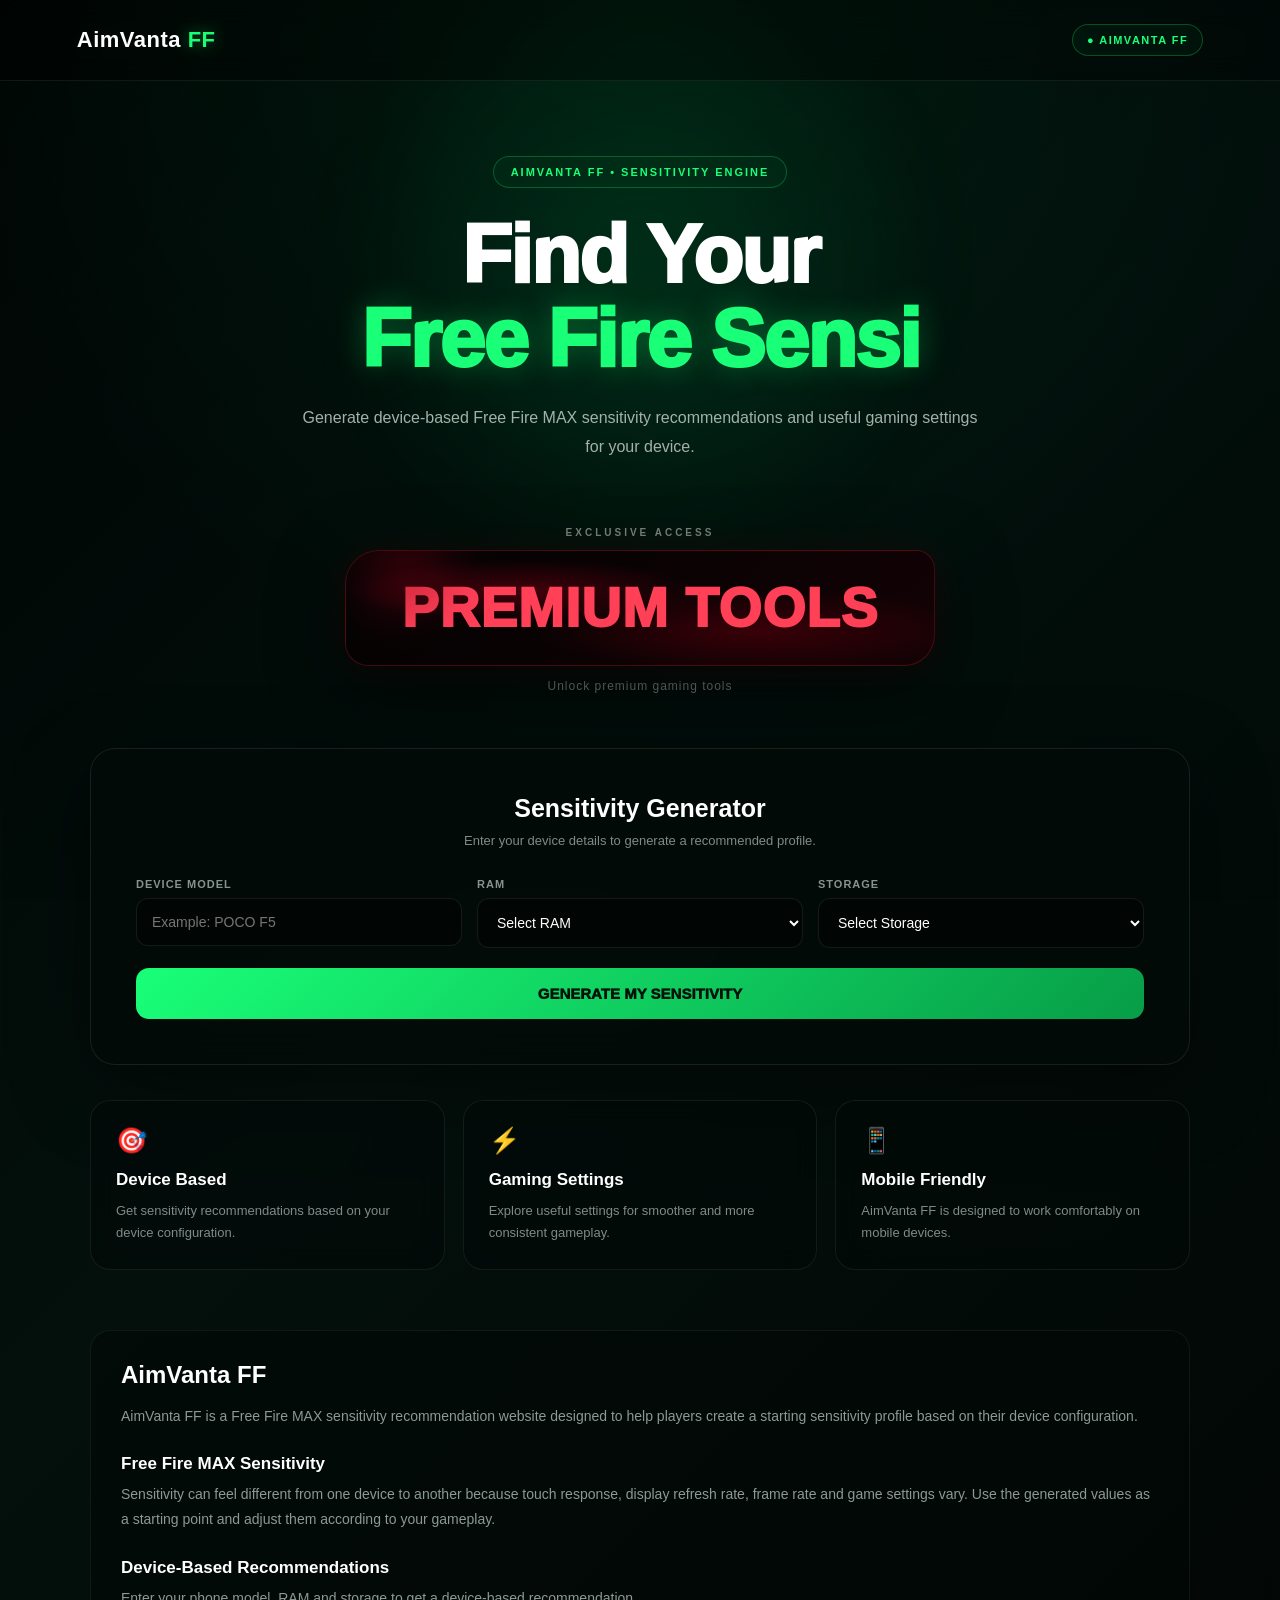
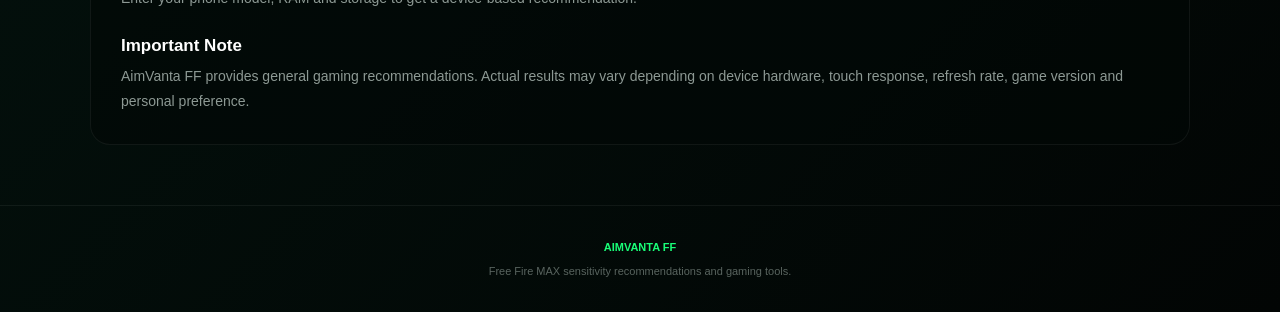
<file: index.html>
<!DOCTYPE html>
<html lang="en">

<head>
  <meta charset="UTF-8">

  <meta name="viewport"
        content="width=device-width, initial-scale=1.0">

  <title>AimVanta FF — Free Fire MAX Sensitivity</title>

  <meta name="description"
        content="AimVanta FF provides device-based Free Fire MAX sensitivity recommendations, gaming settings and useful tools.">

  <meta name="robots"
        content="index, follow">

  <meta name="author"
        content="AimVanta FF">

  <meta name="theme-color"
        content="#020807">

  <link rel="canonical"
        href="https://pubgkr21518-ui.github.io/rashid-digital/">

  <meta property="og:type"
        content="website">

  <meta property="og:title"
        content="AimVanta FF — Free Fire MAX Sensitivity">

  <meta property="og:description"
        content="Device-based Free Fire MAX sensitivity recommendations and gaming tools.">

  <meta property="og:url"
        content="https://pubgkr21518-ui.github.io/rashid-digital/">

  <meta property="og:site_name"
        content="AimVanta FF">


  <script type="application/ld+json">
  {
    "@context": "https://schema.org",
    "@type": "WebSite",
    "name": "AimVanta FF",
    "alternateName": "AimVanta",
    "url": "https://pubgkr21518-ui.github.io/rashid-digital/",
    "description": "AimVanta FF provides device-based Free Fire MAX sensitivity recommendations, gaming settings and useful tools."
  }
  </script>


  <style>

    * {
      box-sizing: border-box;
      margin: 0;
      padding: 0;
    }

    html {
      scroll-behavior: smooth;
    }

    body {
      min-height: 100vh;
      overflow-x: hidden;

      color: #fff;

      font-family:
        Arial,
        Helvetica,
        sans-serif;

      background:
        radial-gradient(
          circle at 50% 0%,
          rgba(0,255,120,.08),
          transparent 35%
        ),
        linear-gradient(
          135deg,
          #010605 0%,
          #03100c 45%,
          #020504 100%
        );
    }


    #codeRain {
      position: fixed;
      inset: 0;

      width: 100%;
      height: 100%;

      z-index: -3;

      pointer-events: none;

      opacity: .32;
    }


    .background-glow {
      position: fixed;

      width: 650px;
      height: 650px;

      left: 50%;
      top: 30%;

      transform:
        translate(-50%,-50%);

      background:
        radial-gradient(
          circle,
          rgba(0,255,120,.11),
          transparent 68%
        );

      filter: blur(35px);

      z-index: -2;

      pointer-events: none;
    }


    /* HEADER */

    .header {
      width: 100%;

      padding:
        24px
        clamp(20px,6vw,90px);

      display: flex;

      justify-content: space-between;
      align-items: center;

      border-bottom:
        1px solid
        rgba(255,255,255,.07);

      background:
        rgba(0,0,0,.35);

      backdrop-filter: blur(14px);
      -webkit-backdrop-filter: blur(14px);
    }


    .logo {
      font-size: 22px;

      font-weight: 900;

      letter-spacing: .5px;
    }


    .logo span {
      color: #19ff78;

      text-shadow:
        0 0 15px
        rgba(25,255,120,.45);
    }


    .status {
      color: #19ff78;

      font-size: 11px;

      font-weight: 800;

      letter-spacing: 1.5px;

      padding:
        9px 14px;

      border:
        1px solid
        rgba(25,255,120,.25);

      border-radius: 999px;

      background:
        rgba(0,50,25,.25);
    }


    main {
      width:
        min(1100px,92%);

      margin: auto;
    }


    /* HERO */

    .hero {
      text-align: center;

      padding:
        75px 0 40px;
    }


    .badge {
      display: inline-block;

      padding:
        9px 17px;

      border:
        1px solid
        rgba(25,255,120,.25);

      border-radius: 999px;

      color: #19ff78;

      background:
        rgba(0,60,30,.22);

      font-size: 11px;

      font-weight: 800;

      letter-spacing: 2px;

      margin-bottom: 25px;
    }


    .hero h1 {
      font-size:
        clamp(43px,8vw,82px);

      line-height: 1.02;

      font-weight: 950;

      letter-spacing: -2px;

      margin-bottom: 24px;
    }


    .hero h1 span {
      color: #19ff78;

      text-shadow:
        0 0 30px
        rgba(25,255,120,.3);
    }


    .hero-description {
      max-width: 680px;

      margin: auto;

      color: #a3b1ab;

      font-size: 16px;

      line-height: 1.8;
    }


    /* PREMIUM */

    .premium-area {
      text-align: center;

      margin:
        25px auto 55px;
    }


    .premium-label {
      display: block;

      color: #7e8985;

      font-size: 10px;

      letter-spacing: 3px;

      font-weight: 800;

      margin-bottom: 12px;
    }


    .premium-link {
      position: relative;

      display: inline-flex;

      align-items: center;
      justify-content: center;

      width:
        min(590px,92vw);

      min-height: 105px;

      padding: 25px;

      text-decoration: none;

      color: #ff4057;

      font-size:
        clamp(31px,6vw,55px);

      font-weight: 950;

      letter-spacing: 1px;

      overflow: hidden;

      background:
        radial-gradient(
          ellipse at 30% 35%,
          rgba(115,0,18,.55),
          transparent 30%
        ),
        radial-gradient(
          ellipse at 70% 70%,
          rgba(80,0,10,.65),
          transparent 38%
        ),
        linear-gradient(
          135deg,
          rgba(2,2,2,.96),
          rgba(20,2,5,.94)
        );

      border:
        1px solid
        rgba(255,40,65,.24);

      border-radius:
        34px 19px 31px 23px;

      box-shadow:
        0 20px 70px
        rgba(0,0,0,.65),

        0 0 35px
        rgba(180,0,25,.12);

      transition: .25s;
    }


    .premium-link::before {
      content: "";

      position: absolute;

      width: 180px;
      height: 100px;

      left: -30px;
      top: -30px;

      background:
        radial-gradient(
          circle,
          rgba(130,0,20,.42),
          transparent 70%
        );

      filter: blur(16px);

      transform: rotate(-15deg);
    }


    .premium-link:hover {
      transform:
        translateY(-5px)
        scale(1.01);

      box-shadow:
        0 25px 80px
        rgba(0,0,0,.75),

        0 0 50px
        rgba(210,0,35,.25);
    }


    .premium-subtitle {
      margin-top: 13px;

      color: #777f7c;

      font-size: 12px;

      letter-spacing: 1px;
    }


    /* GENERATOR */

    .generator-box {
      padding:
        clamp(25px,5vw,45px);

      border:
        1px solid
        rgba(255,255,255,.09);

      border-radius: 25px;

      background:
        rgba(3,10,8,.72);

      backdrop-filter: blur(18px);
      -webkit-backdrop-filter: blur(18px);

      box-shadow:
        0 25px 80px
        rgba(0,0,0,.45);
    }


    .generator-title {
      text-align: center;

      font-size: 25px;

      margin-bottom: 10px;
    }


    .generator-text {
      text-align: center;

      color: #7f8b86;

      font-size: 13px;

      margin-bottom: 30px;
    }


    .form-grid {
      display: grid;

      grid-template-columns:
        repeat(3,1fr);

      gap: 15px;
    }


    .field label {
      display: block;

      color: #87938e;

      font-size: 11px;

      font-weight: 800;

      letter-spacing: 1px;

      margin-bottom: 8px;
    }


    .field input,
    .field select {

      width: 100%;

      padding: 15px;

      border:
        1px solid
        rgba(255,255,255,.08);

      border-radius: 12px;

      outline: none;

      color: white;

      background:
        rgba(0,0,0,.38);

      font-size: 14px;
    }


    .field input:focus,
    .field select:focus {

      border-color:
        rgba(25,255,120,.45);

      box-shadow:
        0 0 20px
        rgba(25,255,120,.06);
    }


    .field select option {
      background: #07100d;
      color: white;
    }


    .generate-btn {

      width: 100%;

      margin-top: 20px;

      padding: 17px;

      border: none;

      border-radius: 13px;

      background:
        linear-gradient(
          135deg,
          #19ff78,
          #079d47
        );

      color: #001108;

      font-size: 15px;

      font-weight: 950;

      cursor: pointer;

      transition: .2s;
    }


    .generate-btn:hover {
      transform:
        translateY(-2px);
    }


    .error {
      display: none;

      margin-top: 12px;

      color: #ff5266;

      text-align: center;

      font-size: 13px;
    }


    /* INFO */

    .info-grid {

      display: grid;

      grid-template-columns:
        repeat(3,1fr);

      gap: 18px;

      margin:
        35px 0 60px;
    }


    .info-card {

      padding: 25px;

      border:
        1px solid
        rgba(255,255,255,.07);

      border-radius: 20px;

      background:
        rgba(3,10,8,.58);

      backdrop-filter: blur(12px);

      transition: .25s;
    }


    .info-card:hover {
      transform:
        translateY(-5px);

      border-color:
        rgba(25,255,120,.2);
    }


    .info-icon {
      font-size: 25px;

      margin-bottom: 15px;
    }


    .info-card h3 {
      margin-bottom: 10px;

      font-size: 17px;
    }


    .info-card p {
      color: #7f8b86;

      line-height: 1.7;

      font-size: 13px;
    }


    /* SEO CONTENT */

    .seo-section {

      margin-bottom: 60px;

      padding: 30px;

      border:
        1px solid
        rgba(255,255,255,.06);

      border-radius: 20px;

      background:
        rgba(2,8,6,.55);
    }


    .seo-section h2 {
      font-size: 24px;

      margin-bottom: 15px;
    }


    .seo-section h3 {
      font-size: 17px;

      margin:
        25px 0 8px;
    }


    .seo-section p {
      color: #8d9994;

      font-size: 14px;

      line-height: 1.8;
    }


    /* FOOTER */

    footer {

      padding:
        35px 20px;

      text-align: center;

      border-top:
        1px solid
        rgba(255,255,255,.06);

      color: #59645f;

      font-size: 11px;
    }


    .footer-brand {
      color: #19ff78;

      font-weight: 800;
    }


    @media (max-width:800px) {

      .form-grid,
      .info-grid {
        grid-template-columns: 1fr;
      }

      .hero {
        padding-top: 55px;
      }

    }


    @media (max-width:500px) {

      .logo {
        font-size: 18px;
      }

      .status {
        display: none;
      }

      .hero h1 {
        font-size: 43px;
      }

    }

  </style>

</head>


<body>

  <canvas id="codeRain"></canvas>

  <div class="background-glow"></div>


  <header class="header">

    <div class="logo">
      AimVanta <span>FF</span>
    </div>

    <div class="status">
      ● AIMVANTA FF
    </div>

  </header>


  <main>


    <section class="hero">

      <div class="badge">
        AIMVANTA FF • SENSITIVITY ENGINE
      </div>

      <h1>
        Find Your<br>
        <span>Free Fire Sensi</span>
      </h1>

      <p class="hero-description">
        Generate device-based Free Fire MAX sensitivity
        recommendations and useful gaming settings
        for your device.
      </p>

    </section>


    <section class="premium-area">

      <span class="premium-label">
        EXCLUSIVE ACCESS
      </span>

      <a
        href="premium.html"
        class="premium-link">

        PREMIUM TOOLS

      </a>

      <div class="premium-subtitle">
        Unlock premium gaming tools
      </div>

    </section>


    <section class="generator-box">

      <h2 class="generator-title">
        Sensitivity Generator
      </h2>

      <p class="generator-text">
        Enter your device details to generate a recommended profile.
      </p>


      <div class="form-grid">


        <div class="field">

          <label for="device">
            DEVICE MODEL
          </label>

          <input
            id="device"
            type="text"
            placeholder="Example: POCO F5"
            autocomplete="off">

        </div>


        <div class="field">

          <label for="ram">
            RAM
          </label>

          <select id="ram">

            <option value="">
              Select RAM
            </option>

            <option value="2">2 GB</option>
            <option value="3">3 GB</option>
            <option value="4">4 GB</option>
            <option value="6">6 GB</option>
            <option value="8">8 GB</option>
            <option value="12">12 GB</option>
            <option value="16">16 GB</option>
            <option value="24">24 GB</option>

          </select>

        </div>


        <div class="field">

          <label for="storage">
            STORAGE
          </label>

          <select id="storage">

            <option value="">
              Select Storage
            </option>

            <option value="32">32 GB</option>
            <option value="64">64 GB</option>
            <option value="128">128 GB</option>
            <option value="256">256 GB</option>
            <option value="512">512 GB</option>
            <option value="1024">1 TB</option>

          </select>

        </div>

      </div>


      <button
        class="generate-btn"
        onclick="generateSensitivity()">

        GENERATE MY SENSITIVITY

      </button>


      <div
        class="error"
        id="error">

        Please enter your device, RAM and storage.

      </div>

    </section>


    <section class="info-grid">


      <article class="info-card">

        <div class="info-icon">🎯</div>

        <h3>
          Device Based
        </h3>

        <p>
          Get sensitivity recommendations based on
          your device configuration.
        </p>

      </article>


      <article class="info-card">

        <div class="info-icon">⚡</div>

        <h3>
          Gaming Settings
        </h3>

        <p>
          Explore useful settings for smoother and
          more consistent gameplay.
        </p>

      </article>


      <article class="info-card">

        <div class="info-icon">📱</div>

        <h3>
          Mobile Friendly
        </h3>

        <p>
          AimVanta FF is designed to work comfortably
          on mobile devices.
        </p>

      </article>


    </section>


    <section class="seo-section">

      <h2>
        AimVanta FF
      </h2>

      <p>
        AimVanta FF is a Free Fire MAX sensitivity
        recommendation website designed to help players
        create a starting sensitivity profile based on
        their device configuration.
      </p>


      <h3>
        Free Fire MAX Sensitivity
      </h3>

      <p>
        Sensitivity can feel different from one device
        to another because touch response, display
        refresh rate, frame rate and game settings vary.
        Use the generated values as a starting point and
        adjust them according to your gameplay.
      </p>


      <h3>
        Device-Based Recommendations
      </h3>

      <p>
        Enter your phone model, RAM and storage to get
        a device-based recommendation.
      </p>


      <h3>
        Important Note
      </h3>

      <p>
        AimVanta FF provides general gaming recommendations.
        Actual results may vary depending on device hardware,
        touch response, refresh rate, game version and
        personal preference.
      </p>

    </section>


  </main>


  <footer>

    <span class="footer-brand">
      AIMVANTA FF
    </span>

    <br><br>

    Free Fire MAX sensitivity recommendations and gaming tools.

  </footer>


  <script>

    function generateSensitivity() {

      const device =
        document.getElementById("device").value.trim();

      const ram =
        document.getElementById("ram").value;

      const storage =
        document.getElementById("storage").value;

      const error =
        document.getElementById("error");


      if (!device || !ram || !storage) {

        error.style.display = "block";

        return;
      }


      error.style.display = "none";


      const url =
        "sensitivity.html" +
        "?device=" +
        encodeURIComponent(device) +
        "&ram=" +
        encodeURIComponent(ram) +
        "&storage=" +
        encodeURIComponent(storage);


      window.location.href = url;

    }


    document
      .getElementById("device")
      .addEventListener(
        "keydown",
        function(event) {

          if (event.key === "Enter") {
            generateSensitivity();
          }

        }
      );


    /* CODE RAIN */

    const canvas =
      document.getElementById("codeRain");

    const ctx =
      canvas.getContext("2d");

    let width;
    let height;
    let columns;
    let drops;


    function resizeCanvas() {

      width =
        canvas.width =
        window.innerWidth;

      height =
        canvas.height =
        window.innerHeight;

      columns =
        Math.floor(width / 18);

      drops =
        Array.from(
          { length: columns },
          () => Math.random() * -100
        );

    }


    function drawRain() {

      ctx.fillStyle =
        "rgba(0,0,0,.075)";

      ctx.fillRect(
        0,
        0,
        width,
        height
      );


      ctx.font =
        "13px monospace";


      const characters =
        "01ABCDEF<>/{}[]$#@";


      for (
        let i = 0;
        i < drops.length;
        i++
      ) {

        const char =
          characters[
            Math.floor(
              Math.random() *
              characters.length
            )
          ];


        ctx.fillStyle =
          "rgba(25,255,120,.45)";


        ctx.fillText(
          char,
          i * 18,
          drops[i] * 18
        );


        if (
          drops[i] * 18 > height &&
          Math.random() > .975
        ) {

          drops[i] = 0;

        }


        drops[i] += .65;

      }


      requestAnimationFrame(drawRain);

    }


    window.addEventListener(
      "resize",
      resizeCanvas
    );


    resizeCanvas();
    drawRain();

  </script>

</body>

</html>
</file>
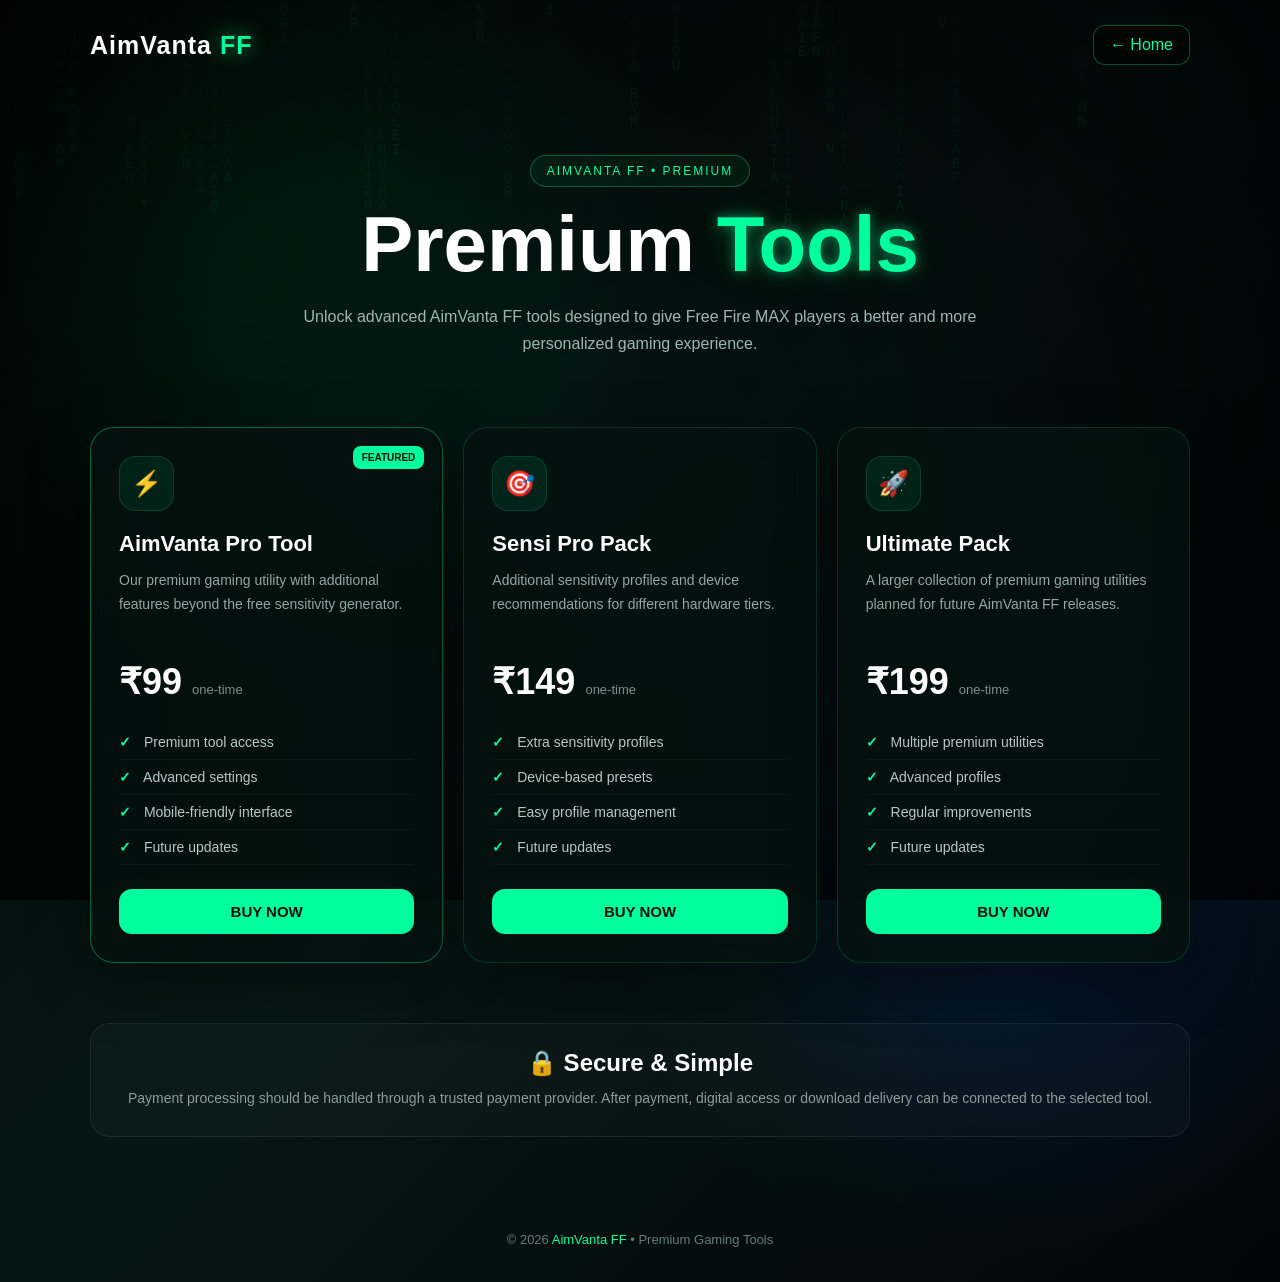
<file: premium.html>
<!DOCTYPE html>
<html lang="en">
<head>
<meta charset="UTF-8">
<meta name="viewport" content="width=device-width, initial-scale=1.0">

<title>AimVanta FF Premium — Premium Gaming Tools</title>

<meta name="description"
content="AimVanta FF Premium — premium gaming tools and utilities for Free Fire MAX players.">

<meta name="robots" content="index, follow">

<link rel="canonical"
href="https://pubgkr21518-ui.github.io/rashid-digital/premium.html">

<meta property="og:title" content="AimVanta FF Premium">
<meta property="og:description"
content="Explore premium AimVanta FF gaming tools.">
<meta property="og:type" content="website">
<meta property="og:url"
content="https://pubgkr21518-ui.github.io/rashid-digital/premium.html">

<style>
*{
    margin:0;
    padding:0;
    box-sizing:border-box;
}

body{
    min-height:100vh;
    font-family:Arial,Helvetica,sans-serif;
    color:#fff;
    background:
        radial-gradient(circle at 20% 20%,rgba(0,255,157,.12),transparent 30%),
        radial-gradient(circle at 80% 70%,rgba(0,90,255,.12),transparent 30%),
        linear-gradient(135deg,#020806,#061713,#020509);
    overflow-x:hidden;
}

#bg{
    position:fixed;
    inset:0;
    width:100%;
    height:100%;
    z-index:-2;
    opacity:.16;
}

.overlay{
    position:fixed;
    inset:0;
    background:radial-gradient(
        circle at center,
        transparent 15%,
        rgba(0,0,0,.65) 100%
    );
    z-index:-1;
    pointer-events:none;
}

.container{
    width:min(1100px,92%);
    margin:auto;
}

header{
    display:flex;
    justify-content:space-between;
    align-items:center;
    padding:25px 0;
}

.logo{
    font-size:25px;
    font-weight:900;
    letter-spacing:1px;
}

.logo span{
    color:#00ff9d;
    text-shadow:0 0 20px rgba(0,255,157,.65);
}

.home{
    text-decoration:none;
    color:#00ff9d;
    border:1px solid rgba(0,255,157,.3);
    padding:10px 16px;
    border-radius:12px;
    background:rgba(0,0,0,.3);
}

.hero{
    text-align:center;
    padding:65px 0 45px;
}

.badge{
    display:inline-block;
    padding:8px 16px;
    border-radius:999px;
    color:#00ff9d;
    border:1px solid rgba(0,255,157,.3);
    background:rgba(0,255,157,.05);
    font-size:12px;
    letter-spacing:2px;
    margin-bottom:20px;
}

h1{
    font-size:clamp(42px,8vw,78px);
    line-height:.95;
}

h1 span{
    color:#00ff9d;
    text-shadow:
        0 0 12px rgba(0,255,157,.5),
        0 0 35px rgba(0,255,157,.2);
}

.hero p{
    max-width:700px;
    margin:22px auto 0;
    color:#9db7af;
    line-height:1.7;
}

.tools{
    display:grid;
    grid-template-columns:repeat(3,1fr);
    gap:20px;
    margin:25px 0 60px;
}

.card{
    position:relative;
    padding:28px;
    border-radius:24px;
    background:rgba(4,18,15,.78);
    border:1px solid rgba(0,255,157,.15);
    backdrop-filter:blur(16px);
    box-shadow:0 20px 60px rgba(0,0,0,.35);
    transition:.25s ease;
}

.card:hover{
    transform:translateY(-6px);
    border-color:rgba(0,255,157,.4);
    box-shadow:
        0 20px 70px rgba(0,0,0,.5),
        0 0 30px rgba(0,255,157,.08);
}

.featured{
    border-color:rgba(0,255,157,.35);
}

.tag{
    position:absolute;
    top:18px;
    right:18px;
    font-size:10px;
    padding:6px 9px;
    border-radius:8px;
    color:#00120b;
    background:#00ff9d;
    font-weight:900;
}

.icon{
    width:55px;
    height:55px;
    display:flex;
    align-items:center;
    justify-content:center;
    border-radius:16px;
    font-size:25px;
    margin-bottom:20px;
    background:rgba(0,255,157,.08);
    border:1px solid rgba(0,255,157,.15);
}

.card h2{
    font-size:22px;
    margin-bottom:12px;
}

.card p{
    color:#8fa8a1;
    line-height:1.65;
    font-size:14px;
    min-height:70px;
}

.price{
    margin:22px 0;
    font-size:36px;
    font-weight:900;
}

.price small{
    font-size:13px;
    color:#78928a;
    font-weight:400;
}

.features{
    list-style:none;
    margin-bottom:24px;
}

.features li{
    padding:9px 0;
    color:#b5c9c3;
    font-size:14px;
    border-bottom:1px solid rgba(255,255,255,.04);
}

.features li::before{
    content:"✓";
    color:#00ff9d;
    font-weight:bold;
    margin-right:9px;
}

.buy{
    width:100%;
    border:0;
    cursor:pointer;
    padding:14px;
    border-radius:13px;
    background:#00ff9d;
    color:#00120b;
    font-weight:900;
    font-size:15px;
    transition:.2s;
}

.buy:hover{
    transform:translateY(-2px);
    box-shadow:0 0 25px rgba(0,255,157,.3);
}

.info{
    margin:30px 0 60px;
    padding:25px;
    text-align:center;
    border-radius:20px;
    background:rgba(255,255,255,.025);
    border:1px solid rgba(255,255,255,.07);
}

.info h2{
    margin-bottom:10px;
}

.info p{
    color:#879f98;
    line-height:1.7;
    font-size:14px;
}

footer{
    text-align:center;
    padding:35px 0;
    color:#657d76;
    font-size:13px;
}

footer span{
    color:#00ff9d;
}

@media(max-width:850px){
    .tools{
        grid-template-columns:1fr;
    }

    .hero{
        padding-top:40px;
    }

    h1{
        font-size:48px;
    }
}

@media(max-width:500px){
    header{
        gap:10px;
    }

    .logo{
        font-size:21px;
    }

    .home{
        padding:9px 12px;
        font-size:13px;
    }
}
</style>
</head>

<body>

<canvas id="bg"></canvas>
<div class="overlay"></div>

<div class="container">

<header>

    <div class="logo">
        AimVanta <span>FF</span>
    </div>

    <a href="index.html" class="home">
        ← Home
    </a>

</header>


<section class="hero">

    <div class="badge">
        AIMVANTA FF • PREMIUM
    </div>

    <h1>
        Premium <span>Tools</span>
    </h1>

    <p>
        Unlock advanced AimVanta FF tools designed to give
        Free Fire MAX players a better and more personalized
        gaming experience.
    </p>

</section>


<section class="tools">


    <!-- TOOL 1 -->

    <article class="card featured">

        <div class="tag">
            FEATURED
        </div>

        <div class="icon">
            ⚡
        </div>

        <h2>
            AimVanta Pro Tool
        </h2>

        <p>
            Our premium gaming utility with additional
            features beyond the free sensitivity generator.
        </p>

        <div class="price">
            ₹99
            <small> one-time</small>
        </div>

        <ul class="features">

            <li>
                Premium tool access
            </li>

            <li>
                Advanced settings
            </li>

            <li>
                Mobile-friendly interface
            </li>

            <li>
                Future updates
            </li>

        </ul>

        <button
            class="buy"
            onclick="buyTool('aimvanta-pro')">
            BUY NOW
        </button>

    </article>


    <!-- TOOL 2 -->

    <article class="card">

        <div class="icon">
            🎯
        </div>

        <h2>
            Sensi Pro Pack
        </h2>

        <p>
            Additional sensitivity profiles and device
            recommendations for different hardware tiers.
        </p>

        <div class="price">
            ₹149
            <small> one-time</small>
        </div>

        <ul class="features">

            <li>
                Extra sensitivity profiles
            </li>

            <li>
                Device-based presets
            </li>

            <li>
                Easy profile management
            </li>

            <li>
                Future updates
            </li>

        </ul>

        <button
            class="buy"
            onclick="buyTool('sensi-pro')">
            BUY NOW
        </button>

    </article>


    <!-- TOOL 3 -->

    <article class="card">

        <div class="icon">
            🚀
        </div>

        <h2>
            Ultimate Pack
        </h2>

        <p>
            A larger collection of premium gaming utilities
            planned for future AimVanta FF releases.
        </p>

        <div class="price">
            ₹199
            <small> one-time</small>
        </div>

        <ul class="features">

            <li>
                Multiple premium utilities
            </li>

            <li>
                Advanced profiles
            </li>

            <li>
                Regular improvements
            </li>

            <li>
                Future updates
            </li>

        </ul>

        <button
            class="buy"
            onclick="buyTool('ultimate-pack')">
            BUY NOW
        </button>

    </article>

</section>


<section class="info">

    <h2>
        🔒 Secure & Simple
    </h2>

    <p>
        Payment processing should be handled through a trusted
        payment provider. After payment, digital access or
        download delivery can be connected to the selected tool.
    </p>

</section>


<footer>

    © 2026 <span>AimVanta FF</span>
    • Premium Gaming Tools

</footer>

</div>


<script>

/*
    PAYMENT LINKS

    Later, replace the empty strings with your
    actual public checkout URLs.

    Example:

    "aimvanta-pro":
        "YOUR_PUBLIC_CHECKOUT_URL"

    Never put private API keys or secret credentials here.
*/

const PAYMENT_LINKS = {

    "aimvanta-pro": "",

    "sensi-pro": "",

    "ultimate-pack": ""

};


function buyTool(tool){

    const link =
        PAYMENT_LINKS[tool];

    if(link){

        window.location.href = link;

        return;

    }

    alert(
        "Checkout is not connected yet. " +
        "Payment link will be added here."
    );

}


/* BACKGROUND */

const canvas =
    document.getElementById("bg");

const ctx =
    canvas.getContext("2d");

let width;
let height;

function resize(){

    width =
        canvas.width =
        window.innerWidth;

    height =
        canvas.height =
        window.innerHeight;

}

resize();

window.addEventListener(
    "resize",
    resize
);


const chars =
    "01 AIMVANTA FF PREMIUM TOOL";

const fontSize = 14;

let columns =
    Math.floor(width / fontSize);

let drops =
    Array(columns).fill(1);


function draw(){

    ctx.fillStyle =
        "rgba(0,5,4,.12)";

    ctx.fillRect(
        0,
        0,
        width,
        height
    );

    ctx.font =
        fontSize + "px monospace";

    for(
        let i = 0;
        i < drops.length;
        i++
    ){

        const char =
            chars[
                Math.floor(
                    Math.random() *
                    chars.length
                )
            ];

        ctx.fillStyle =
            "rgba(0,255,157,.5)";

        ctx.fillText(
            char,
            i * fontSize,
            drops[i] * fontSize
        );

        if(
            drops[i] * fontSize > height &&
            Math.random() > .975
        ){
            drops[i] = 0;
        }

        drops[i]++;

    }

}

setInterval(draw,45);

</script>

</body>
</html>
</file>
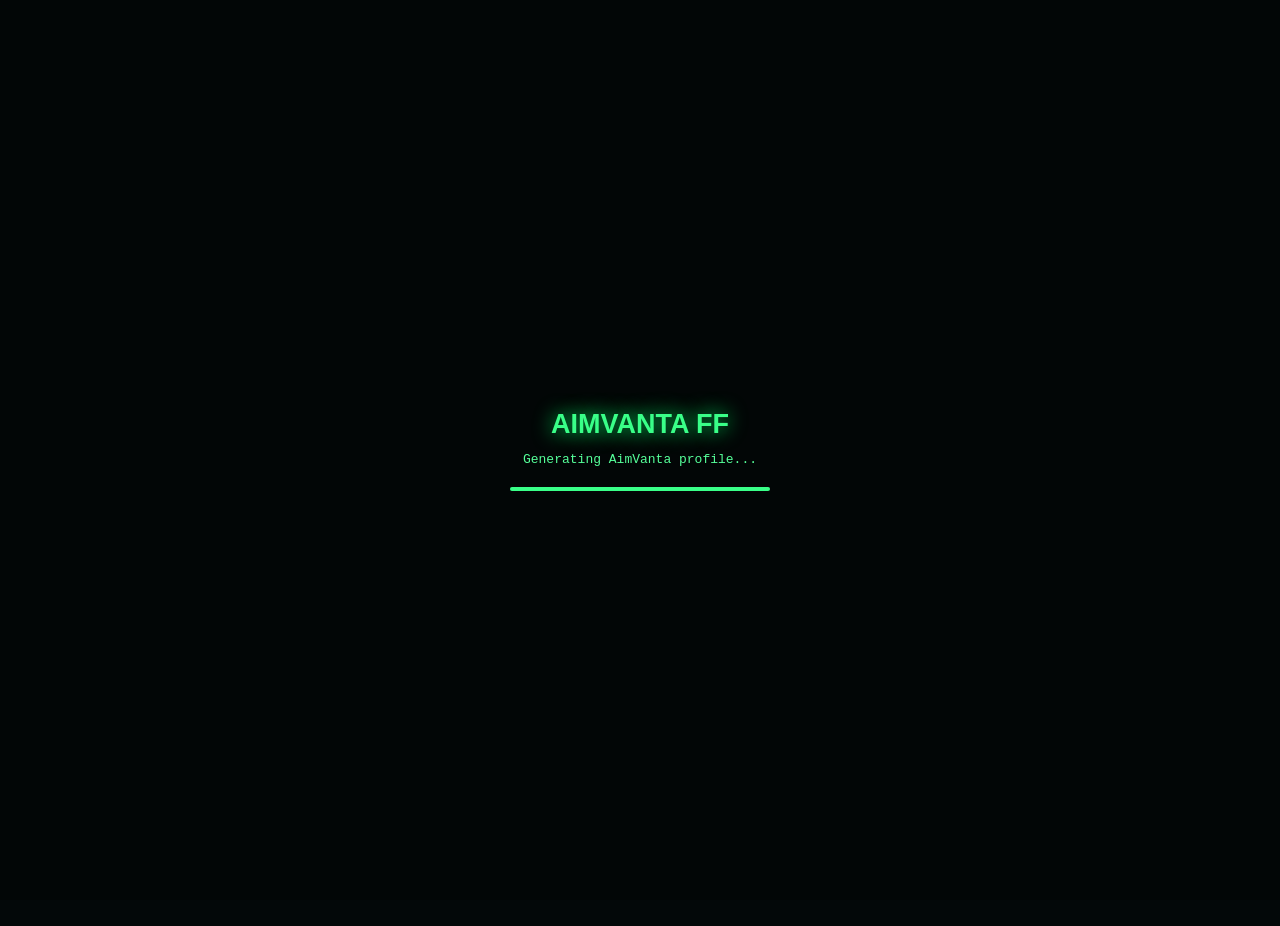
<file: sensitivity.html>
<!DOCTYPE html>
<html lang="en">
<head>
<meta charset="UTF-8">
<meta name="viewport" content="width=device-width,initial-scale=1.0">
<title>AimVanta FF — Sensitivity</title>

<style>

*{
box-sizing:border-box;
}

body{
margin:0;
font-family:Arial,sans-serif;
background:#030809;
color:#fff;
min-height:100vh;
overflow-x:hidden;
}

#matrix{
position:fixed;
inset:0;
width:100%;
height:100%;
z-index:-2;
}

.overlay{
position:fixed;
inset:0;
background:radial-gradient(
circle at center,
rgba(0,255,100,.07),
rgba(0,0,0,.92)
);
z-index:-1;
}

.container{
width:min(950px,94%);
margin:auto;
padding:35px 0 70px;
}

.logo{
text-align:center;
font-size:32px;
font-weight:900;
color:#39ff88;
text-shadow:0 0 25px #00ff66;
}

.subtitle{
text-align:center;
color:#84938b;
margin:7px 0 30px;
}

.loading{
position:fixed;
inset:0;
background:#020606;
z-index:100;
display:flex;
align-items:center;
justify-content:center;
flex-direction:column;
transition:.5s;
}

.loading.hide{
opacity:0;
pointer-events:none;
}

.loaderTitle{
font-size:27px;
font-weight:900;
color:#39ff88;
text-shadow:0 0 20px #00ff66;
}

.loaderText{
margin-top:12px;
font-family:monospace;
color:#55ff99;
font-size:13px;
}

.progress{
width:260px;
height:4px;
background:#10251b;
margin-top:20px;
border-radius:20px;
overflow:hidden;
}

.progress span{
display:block;
height:100%;
width:0%;
background:#39ff88;
box-shadow:0 0 15px #39ff88;
animation:progress 1.8s linear forwards;
}

@keyframes progress{
to{width:100%}
}

.card{
margin-top:20px;
padding:24px;
border:1px solid #164d36;
border-radius:20px;
background:rgba(5,16,12,.91);
box-shadow:0 0 30px #00ff2215;
}

.device{
font-size:26px;
font-weight:900;
color:#39ff88;
}

.meta{
margin-top:8px;
color:#879890;
font-size:14px;
}

.grid{
display:grid;
grid-template-columns:repeat(auto-fit,minmax(170px,1fr));
gap:14px;
margin-top:22px;
}

.stat{
padding:20px;
border-radius:15px;
background:#091a14;
border:1px solid #164632;
text-align:center;
}

.stat small{
display:block;
color:#82938a;
margin-bottom:10px;
}

.value{
font-size:30px;
font-weight:900;
color:#fff;
text-shadow:0 0 12px #39ff88;
}

.actions{
display:flex;
flex-wrap:wrap;
gap:10px;
margin-top:22px;
}

.actions button{
flex:1;
min-width:140px;
padding:13px;
border-radius:10px;
border:1px solid #24563f;
background:#0d251b;
color:#fff;
font-weight:800;
cursor:pointer;
}

.actions button:first-child{
background:#39ff88;
color:#001509;
}

.profile{
line-height:1.9;
color:#9aaba2;
}

.profile b{
color:#39ff88;
}

.notice{
margin-top:18px;
padding:14px;
border-left:3px solid #39ff88;
background:#091b14;
color:#91a198;
font-size:13px;
line-height:1.6;
}

</style>
</head>

<body>

<canvas id="matrix"></canvas>
<div class="overlay"></div>


<!-- GENERATING SCREEN -->

<div id="loading" class="loading">

<div class="loaderTitle">
AIMVANTA FF
</div>

<div id="loaderText" class="loaderText">
Initializing device engine...
</div>

<div class="progress">
<span></span>
</div>

</div>


<div class="container">

<div class="logo">
AIMVANTA FF
</div>

<div class="subtitle">
Device-Tuned Sensitivity Profile
</div>


<div class="card">

<div id="deviceName" class="device">
Loading device...
</div>

<div id="meta" class="meta"></div>


<div class="grid">

<div class="stat">
<small>General</small>
<div id="general" class="value">--</div>
</div>

<div class="stat">
<small>Red Dot</small>
<div id="red" class="value">--</div>
</div>

<div class="stat">
<small>2X Scope</small>
<div id="scope2" class="value">--</div>
</div>

<div class="stat">
<small>4X Scope</small>
<div id="scope4" class="value">--</div>
</div>

<div class="stat">
<small>Sniper Scope</small>
<div id="sniper" class="value">--</div>
</div>

<div class="stat">
<small>Free Look</small>
<div id="free" class="value">--</div>
</div>

<div class="stat">
<small>Fire Button</small>
<div id="fire" class="value">--</div>
</div>

</div>


<div class="actions">

<button onclick="copyProfile()">
COPY PROFILE
</button>

<button onclick="saveProfile()">
SAVE PROFILE
</button>

<button onclick="shareProfile()">
SHARE PROFILE
</button>

<button onclick="location.href='index.html'">
GENERATE AGAIN
</button>

</div>

</div>


<div class="card">

<h2>Device Profile</h2>

<div id="profile" class="profile"></div>

</div>


<div class="card">

<h2>🎯 AimVanta Profile</h2>

<div class="notice">

This profile is generated specifically from the entered
device model and RAM information. Different device names
produce different starting values.

These are starting-point settings; touch response, FPS,
refresh rate and personal play style can change the ideal
values.

</div>

</div>

</div>


<script>

/* =====================================================
   MATRIX / CODE GENERATION BACKGROUND
===================================================== */

const canvas=document.getElementById("matrix");
const ctx=canvas.getContext("2d");

function resize(){
canvas.width=innerWidth;
canvas.height=innerHeight;
}

resize();

addEventListener("resize",resize);

const chars=
"01ABCDEFGHIJKLMNOPQRSTUVWXYZabcdefghijklmnopqrstuvwxyz{}[]<>/\\\\#$%";

let drops=[];

function resetDrops(){

drops=Array(
Math.ceil(canvas.width/14)
).fill(1);

}

resetDrops();

function drawMatrix(){

ctx.fillStyle="rgba(3,8,9,.10)";
ctx.fillRect(
0,
0,
canvas.width,
canvas.height
);

ctx.font="13px monospace";
ctx.fillStyle="#19e66c";

for(let i=0;i<drops.length;i++){

const char=
chars[
Math.floor(
Math.random()*chars.length
)
];

ctx.fillText(
char,
i*14,
drops[i]*14
);

if(
drops[i]*14>canvas.height &&
Math.random()>.975
){
drops[i]=0;
}

drops[i]++;

}

requestAnimationFrame(drawMatrix);

}

drawMatrix();


/* =====================================================
   URL DATA
===================================================== */

const params=
new URLSearchParams(
window.location.search
);

const device=
params.get("device") ||
"Unknown Device";

const ram=
Number(params.get("ram")) ||
4;

const storage=
params.get("storage") ||
"128";


/* =====================================================
   DEVICE HASH
   SAME DEVICE = SAME PROFILE
   DIFFERENT DEVICE = DIFFERENT PROFILE
===================================================== */

function hashString(text){

let hash=2166136261;

for(let i=0;i<text.length;i++){

hash^=text.charCodeAt(i);

hash +=
(hash<<1)+
(hash<<4)+
(hash<<7)+
(hash<<8)+
(hash<<24);

}

return Math.abs(hash>>>0);

}


/* =====================================================
   CLAMP
===================================================== */

function clamp(value,min,max){

return Math.max(
min,
Math.min(max,value)
);

}


/* =====================================================
   DEVICE CATEGORY
===================================================== */

function getDeviceTier(name,ram){

const n=name.toLowerCase();

if(
/iphone 1[5-9]|iphone 2[0-9]|galaxy s2[0-9]|galaxy s3[0-9]|pixel [89]|oneplus 1[2-9]|xiaomi 1[4-9]|poco f[5-9]|iqoo 1[0-9]|rog phone|redmagic/i.test(n)
){
return "flagship";
}

if(
/redmi [a-z]?note|galaxy a|galaxy m|poco x|poco m|realme|narzo|vivo [vy]|oppo|infinix|tecno|moto g|oneplus nord/i.test(n)
){
return "mid";
}

if(ram<=3){
return "low";
}

if(ram>=8){
return "high";
}

return "mid";

}


/* =====================================================
   GENERATE DEVICE PROFILE
===================================================== */

function generateProfile(){

const seed=
hashString(
device.toLowerCase()+
"|" +
ram+
"|" +
storage
);

const tier=
getDeviceTier(device,ram);


/*
Base values depend on device tier.
Then every device gets a deterministic
offset from its own model hash.
*/

let base;

if(tier==="low"){

base={
general:190,
red:183,
scope2:172,
scope4:155,
sniper:92,
free:145,
fire:48
};

}
else if(tier==="flagship"){

base={
general:172,
red:166,
scope2:150,
scope4:132,
sniper:82,
free:112,
fire:52
};

}
else if(tier==="high"){

base={
general:178,
red:171,
scope2:156,
scope4:138,
sniper:86,
free:120,
fire:50
};

}
else{

base={
general:183,
red:176,
scope2:160,
scope4:142,
sniper:88,
free:128,
fire:50
};

}


/*
Unique device offsets.
*/

const a=(seed%15)-7;
const b=((seed>>4)%13)-6;
const c=((seed>>8)%11)-5;
const d=((seed>>12)%13)-6;
const e=((seed>>16)%9)-4;
const f=((seed>>20)%15)-7;


/*
RAM adjustment.
*/

const ramAdjust=
ram<=3 ? 7 :
ram<=4 ? 3 :
ram<=6 ? 0 :
ram<=8 ? -2 :
-4;


/*
Final values.
*/

const profile={

general:
clamp(base.general+a+ramAdjust,130,200),

red:
clamp(base.red+b+ramAdjust,120,200),

scope2:
clamp(base.scope2+c,100,200),

scope4:
clamp(base.scope4+d,80,190),

sniper:
clamp(base.sniper+e,55,120),

free:
clamp(base.free+f,70,180),

fire:
clamp(base.fire+(seed%7)-3,42,58)

};

return profile;

}


/* =====================================================
   DISPLAY
===================================================== */

function displayProfile(){

const p=
generateProfile();


document.getElementById("deviceName")
.textContent=
device;


document.getElementById("meta")
.textContent=
"RAM: "+ram+" GB  •  Storage: "+storage+" GB";


document.getElementById("general")
.textContent=p.general;

document.getElementById("red")
.textContent=p.red;

document.getElementById("scope2")
.textContent=p.scope2;

document.getElementById("scope4")
.textContent=p.scope4;

document.getElementById("sniper")
.textContent=p.sniper;

document.getElementById("free")
.textContent=p.free;

document.getElementById("fire")
.textContent=p.fire;


document.getElementById("profile").innerHTML=

"<b>Device:</b> "+
escapeHTML(device)+
"<br>"+

"<b>RAM:</b> "+
ram+
" GB<br>"+

"<b>Storage:</b> "+
storage+
" GB<br>"+

"<b>Profile ID:</b> AV-"+
hashString(
device+"-"+ram+"-"+storage
).toString(16).toUpperCase();


window.CURRENT_PROFILE={
device:device,
ram:ram,
storage:storage,
...p
};

}


/* =====================================================
   ESCAPE
===================================================== */

function escapeHTML(value){

return String(value)
.replaceAll("&","&amp;")
.replaceAll("<","&lt;")
.replaceAll(">","&gt;")
.replaceAll('"',"&quot;")
.replaceAll("'","&#039;");

}


/* =====================================================
   COPY
===================================================== */

function copyProfile(){

const p=
window.CURRENT_PROFILE;

const text=

`AIMVANTA FF

Device: ${p.device}
RAM: ${p.ram} GB
Storage: ${p.storage} GB

General: ${p.general}
Red Dot: ${p.red}
2X Scope: ${p.scope2}
4X Scope: ${p.scope4}
Sniper Scope: ${p.sniper}
Free Look: ${p.free}
Fire Button: ${p.fire}`;


navigator.clipboard
.writeText(text)
.then(()=>{
alert("Profile copied!");
});

}


/* =====================================================
   SAVE
===================================================== */

function saveProfile(){

const p=
window.CURRENT_PROFILE;

const saved=
JSON.parse(
localStorage.getItem(
"aimvanta_profiles"
) || "[]"
);

saved.unshift(p);

localStorage.setItem(
"aimvanta_profiles",
JSON.stringify(
saved.slice(0,20)
)
);

alert("Profile saved!");

}


/* =====================================================
   SHARE
===================================================== */

async function shareProfile(){

const p=
window.CURRENT_PROFILE;

const text=
`AimVanta FF Sensitivity

${p.device}

General: ${p.general}
Red Dot: ${p.red}
2X: ${p.scope2}
4X: ${p.scope4}
Sniper: ${p.sniper}
Free Look: ${p.free}
Fire Button: ${p.fire}`;


if(navigator.share){

try{

await navigator.share({
title:"AimVanta FF",
text:text,
url:location.href
});

}catch(e){}

}else{

await navigator.clipboard
.writeText(
text+"\n"+location.href
);

alert("Profile copied!");

}

}


/* =====================================================
   GENERATION ANIMATION
===================================================== */

const messages=[

"Initializing device engine...",
"Reading device model...",
"Analyzing RAM profile...",
"Calculating touch response...",
"Building sensitivity matrix...",
"Optimizing scope values...",
"Generating AimVanta profile..."

];

let i=0;

const loader=
document.getElementById("loaderText");

const interval=
setInterval(()=>{

loader.textContent=
messages[i%messages.length];

i++;

},230);


/* =====================================================
   START
===================================================== */

setTimeout(()=>{

displayProfile();

clearInterval(interval);

document
.getElementById("loading")
.classList.add("hide");

},1900);

</script>

</body>
</html>
</file>
